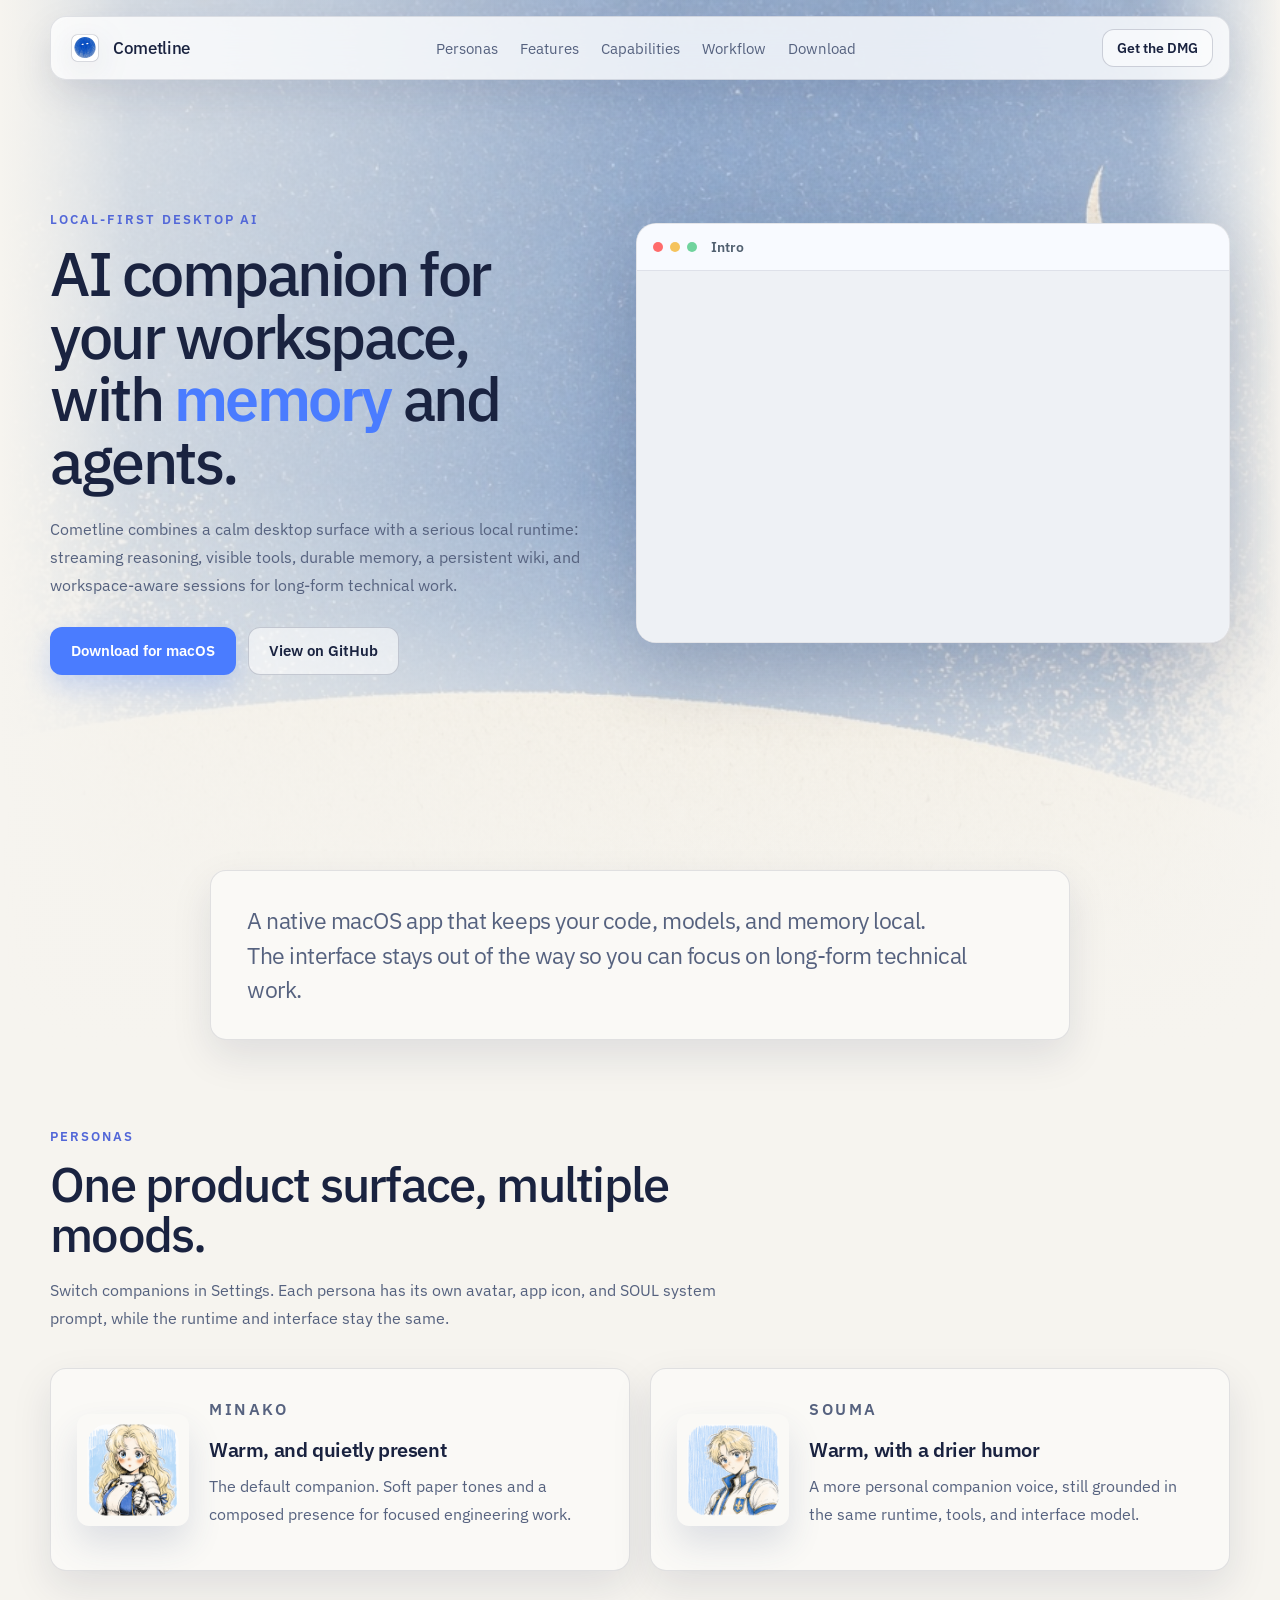
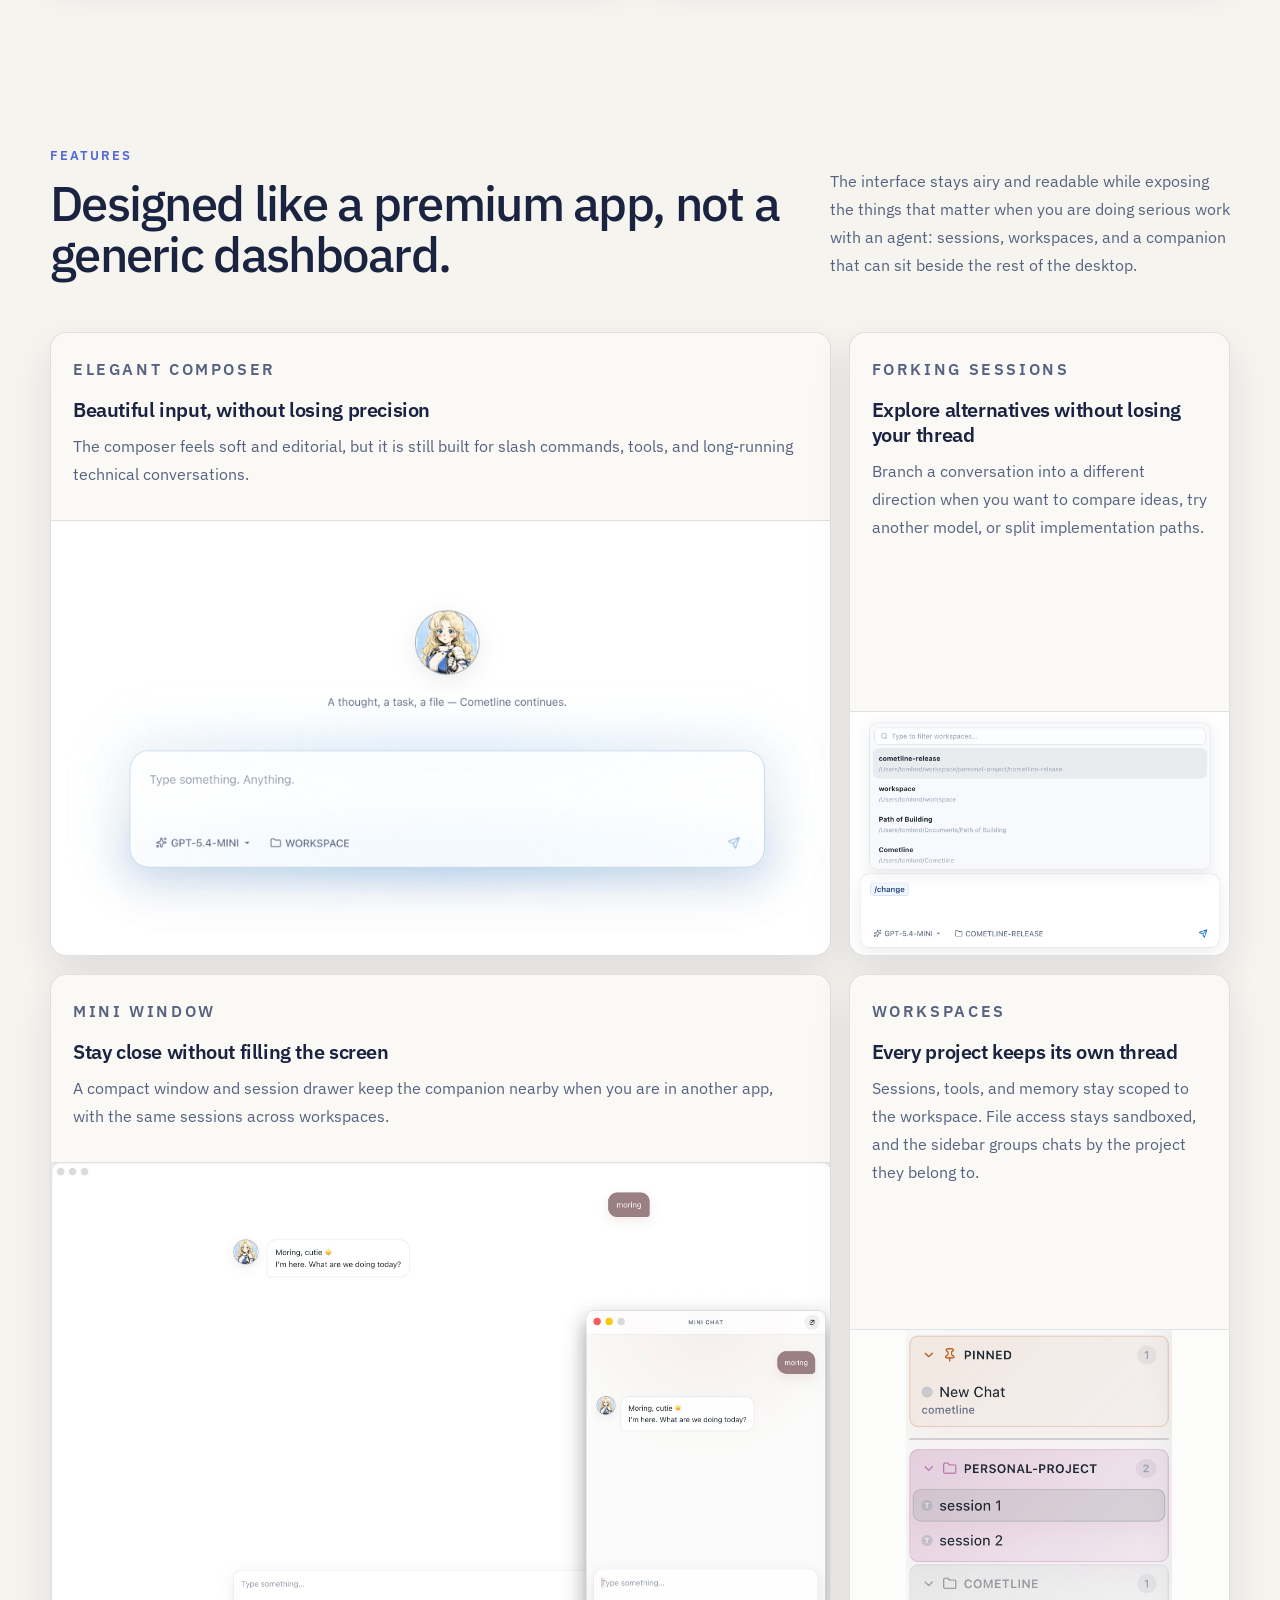
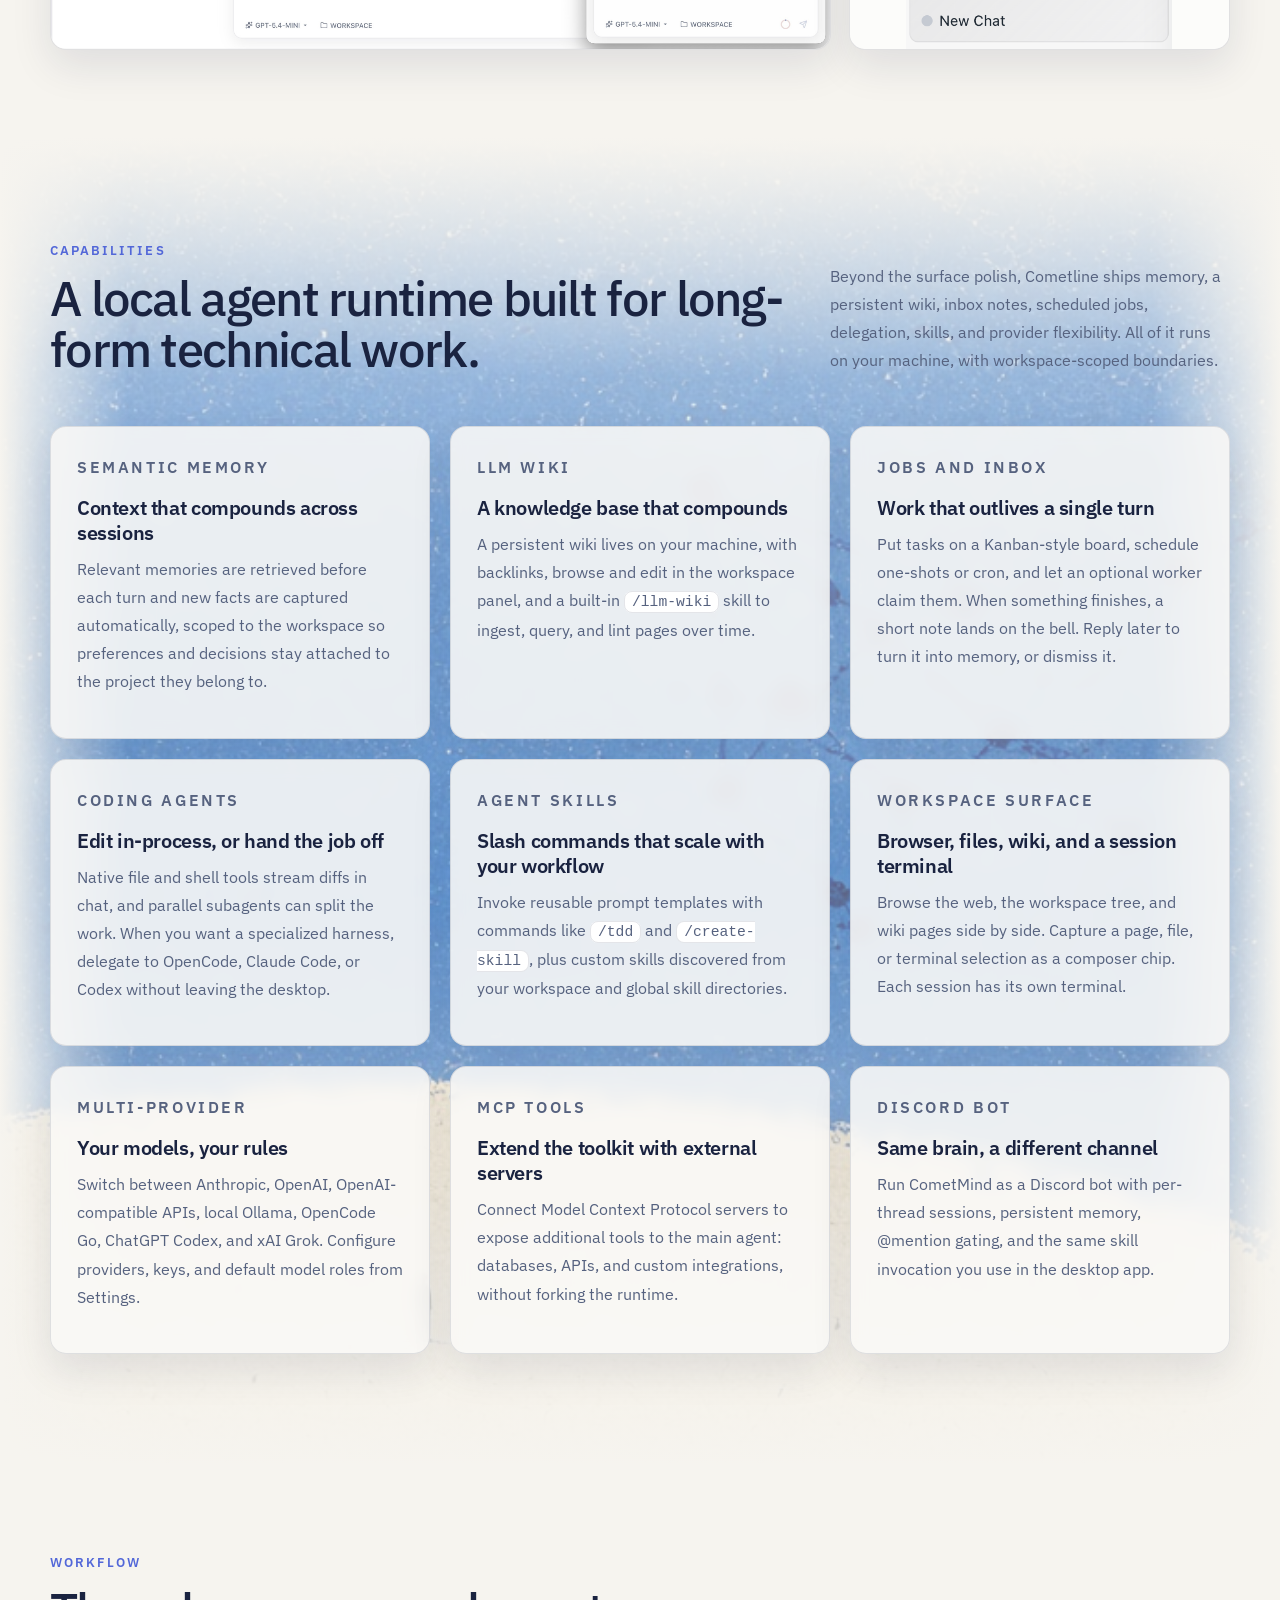
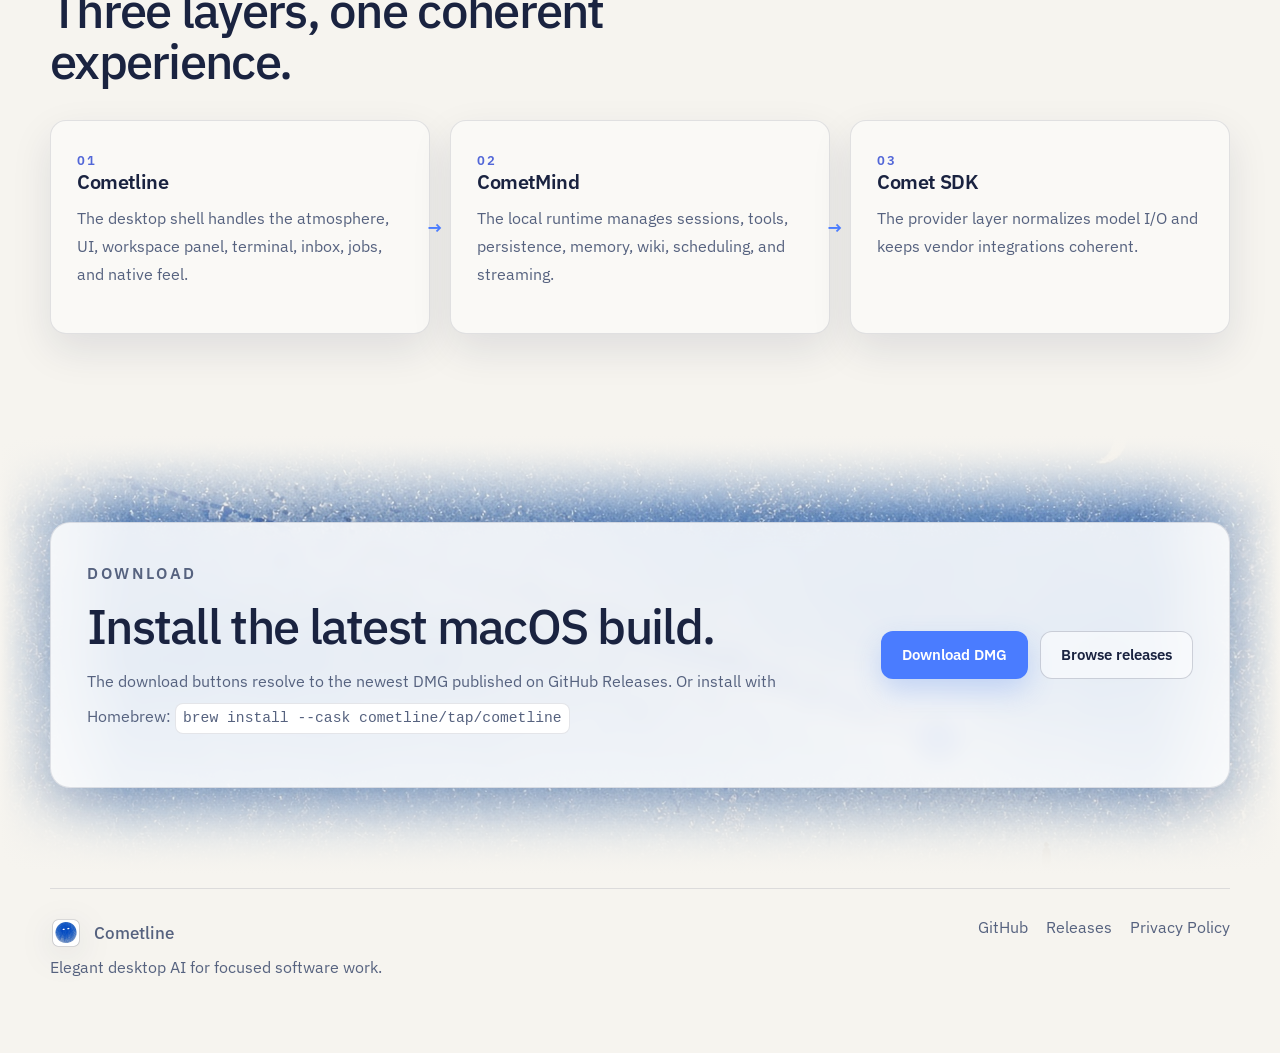
<file: index.html>
<!doctype html>
<html lang="en">
  <head>
    <meta charset="utf-8" />
    <meta name="viewport" content="width=device-width, initial-scale=1" />
    <title>Cometline</title>
    <meta
      name="description"
      content="Cometline is a local-first desktop AI companion with semantic memory, a persistent wiki, inbox notes, scheduled jobs, agent delegation, slash-command skills, multi-provider support, MCP tools, and a native-feeling macOS interface."
    />
    <meta property="og:title" content="Cometline" />
    <meta
      property="og:description"
      content="Elegant desktop AI for focused software work."
    />
    <meta property="og:type" content="website" />
    <meta name="theme-color" content="#f4efe5" />
    <link rel="icon" type="image/png" href="./static/app_icon.png" />
    <link rel="preconnect" href="https://fonts.googleapis.com" />
    <link rel="preconnect" href="https://fonts.gstatic.com" crossorigin />
    <link
      href="https://fonts.googleapis.com/css2?family=IBM+Plex+Sans:ital,wght@0,400;0,500;0,600;1,400&display=swap"
      rel="stylesheet"
    />
    <link rel="stylesheet" href="./styles.css" />
    <link
      rel="preload"
      as="image"
      href="./static/visual-nebula.jpg"
      media="(min-width: 1081px)"
    />
    <link
      rel="preload"
      as="image"
      href="./static/visual-nebula-portrait.jpg"
      media="(max-width: 1080px)"
    />
  </head>
  <body>
    <div class="hero-atmosphere" aria-hidden="true">
      <picture>
        <source
          media="(max-width: 1080px)"
          srcset="./static/visual-nebula-portrait.jpg"
        />
        <img
          src="./static/visual-nebula.jpg"
          alt=""
          width="1280"
          height="720"
          fetchpriority="high"
        />
      </picture>
    </div>

    <div class="page-shell">
      <header class="site-header">
        <a class="brand" href="#top" aria-label="Cometline home">
          <img class="brand-icon" src="./static/app_icon.png" alt="" />
          <span class="brand-wordmark">Cometline</span>
        </a>

        <nav class="site-nav" aria-label="Primary">
          <a href="#personas">Personas</a>
          <a href="#features">Features</a>
          <a href="#capabilities">Capabilities</a>
          <a href="#workflow">Workflow</a>
          <a href="#download">Download</a>
        </nav>

        <a class="button button-small button-secondary" href="#download">Get the DMG</a>
      </header>

      <main id="top">
        <section class="hero section" aria-labelledby="hero-heading">
          <div class="hero-copy">
            <p class="eyebrow">Local-first desktop AI</p>
            <h1 id="hero-heading">
              AI companion for your workspace, with <em>memory</em> and agents.
            </h1>
            <p class="hero-text">
              Cometline combines a calm desktop surface with a serious local runtime: streaming
              reasoning, visible tools, durable memory, a persistent wiki, and workspace-aware
              sessions for long-form technical work.
            </p>

            <div class="hero-actions">
              <a
                class="button button-primary"
                id="hero-download-link"
                href="https://github.com/Cometline/cometline/releases/latest"
              >
                Download for macOS
              </a>
              <a class="button button-ghost" href="https://github.com/Cometline/cometline">
                View on GitHub
              </a>
            </div>
          </div>

          <div class="hero-stage">
            <div class="video-shell">
              <div class="window-bar">
                <div class="traffic-lights" aria-hidden="true">
                  <span></span>
                  <span></span>
                  <span></span>
                </div>
                <span class="window-label">Intro</span>
              </div>
              <video
                class="intro-video"
                src="./static/intro.mp4"
                autoplay
                muted
                loop
                playsinline
                preload="metadata"
              ></video>
            </div>
          </div>
        </section>

        <section class="section trust-band" aria-label="Product positioning">
          <p>
            A native macOS app that keeps your code, models, and memory local. The interface stays
            out of the way so you can focus on long-form technical work.
          </p>
        </section>

        <section class="section personas-section" id="personas" aria-labelledby="personas-heading">
          <div class="section-heading">
            <p class="eyebrow">Personas</p>
            <h2 id="personas-heading">One product surface, multiple moods.</h2>
            <p class="section-text">
              Switch companions in Settings. Each persona has its own avatar, app icon, and SOUL
              system prompt, while the runtime and interface stay the same.
            </p>
          </div>

          <div class="persona-grid">
            <article class="persona-card persona-card-main">
              <img src="./static/persona_minako.png" alt="Minako, the default Cometline persona" />
              <div>
                <p class="persona-label">Minako</p>
                <h3>Warm, and quietly present</h3>
                <p>
                  The default companion. Soft paper tones and a composed presence for focused
                  engineering work.
                </p>
              </div>
            </article>

            <article class="persona-card persona-card-alt">
              <img src="./static/persona_souma.png" alt="Souma, an alternative Cometline persona" />
              <div>
                <p class="persona-label">Souma</p>
                <h3>Warm, with a drier humor</h3>
                <p>
                  A more personal companion voice, still grounded in the same runtime, tools, and
                  interface model.
                </p>
              </div>
            </article>
          </div>
        </section>

        <section class="section" id="features" aria-labelledby="features-heading">
          <div class="section-heading split-heading">
            <div>
              <p class="eyebrow">Features</p>
              <h2 id="features-heading">Designed like a premium app, not a generic dashboard.</h2>
            </div>
            <p class="section-text">
              The interface stays airy and readable while exposing the things that matter when you
              are doing serious work with an agent: sessions, workspaces, and a companion that can
              sit beside the rest of the desktop.
            </p>
          </div>

          <div class="showcase-grid">
            <article class="showcase-card showcase-card-large">
              <div class="showcase-copy">
                <p class="showcase-kicker">Elegant composer</p>
                <h3>Beautiful input, without losing precision</h3>
                <p>
                  The composer feels soft and editorial, but it is still built for slash commands,
                  tools, and long-running technical conversations.
                </p>
              </div>
              <img src="./static/elegant-composer.png" alt="Cometline elegant composer interface" />
            </article>

            <article class="showcase-card showcase-card-side">
              <div class="showcase-copy">
                <p class="showcase-kicker">Forking sessions</p>
                <h3>Explore alternatives without losing your thread</h3>
                <p>
                  Branch a conversation into a different direction when you want to compare ideas,
                  try another model, or split implementation paths.
                </p>
              </div>
              <img src="./static/fork-session.png" alt="Cometline fork session interface" />
            </article>

            <article class="showcase-card showcase-card-large-b">
              <div class="showcase-copy">
                <p class="showcase-kicker">Mini window</p>
                <h3>Stay close without filling the screen</h3>
                <p>
                  A compact window and session drawer keep the companion nearby when you are in
                  another app, with the same sessions across workspaces.
                </p>
              </div>
              <img src="./static/mini-window.png" alt="Cometline mini window floating over the desktop" />
            </article>

            <article class="showcase-card showcase-card-side-b">
              <div class="showcase-copy">
                <p class="showcase-kicker">Workspaces</p>
                <h3>Every project keeps its own thread</h3>
                <p>
                  Sessions, tools, and memory stay scoped to the workspace. File access stays
                  sandboxed, and the sidebar groups chats by the project they belong to.
                </p>
              </div>
              <img
                class="compact-image"
                src="./static/group-by-workspace.png"
                alt="Cometline sidebar grouped by workspace"
              />
            </article>
          </div>
        </section>

        <section class="section capabilities-section has-visual" id="capabilities" aria-labelledby="capabilities-heading">
          <div class="section-visual" aria-hidden="true">
            <picture>
              <source
                media="(max-width: 1080px)"
                srcset="./static/visual-constellation-portrait.jpg"
              />
              <img
                src="./static/visual-constellation.jpg"
                alt=""
                width="1280"
                height="720"
                loading="lazy"
              />
            </picture>
          </div>
          <div class="section-heading split-heading">
            <div>
              <p class="eyebrow">Capabilities</p>
              <h2 id="capabilities-heading">A local agent runtime built for long-form technical work.</h2>
            </div>
            <p class="section-text">
              Beyond the surface polish, Cometline ships memory, a persistent wiki, inbox notes,
              scheduled jobs, delegation, skills, and provider flexibility. All of it runs on your
              machine, with workspace-scoped boundaries.
            </p>
          </div>

          <div class="capability-grid">
            <article class="capability-card">
              <p class="showcase-kicker">Semantic memory</p>
              <h3>Context that compounds across sessions</h3>
              <p>
                Relevant memories are retrieved before each turn and new facts are captured
                automatically, scoped to the workspace so preferences and decisions stay attached
                to the project they belong to.
              </p>
            </article>

            <article class="capability-card">
              <p class="showcase-kicker">LLM wiki</p>
              <h3>A knowledge base that compounds</h3>
              <p>
                A persistent wiki lives on your machine, with backlinks, browse and edit in the
                workspace panel, and a built-in <code>/llm-wiki</code> skill to ingest, query, and
                lint pages over time.
              </p>
            </article>

            <article class="capability-card">
              <p class="showcase-kicker">Jobs and inbox</p>
              <h3>Work that outlives a single turn</h3>
              <p>
                Put tasks on a Kanban-style board, schedule one-shots or cron, and let an optional
                worker claim them. When something finishes, a short note lands on the bell. Reply
                later to turn it into memory, or dismiss it.
              </p>
            </article>

            <article class="capability-card">
              <p class="showcase-kicker">Coding agents</p>
              <h3>Edit in-process, or hand the job off</h3>
              <p>
                Native file and shell tools stream diffs in chat, and parallel subagents can split
                the work. When you want a specialized harness, delegate to OpenCode, Claude Code,
                or Codex without leaving the desktop.
              </p>
            </article>

            <article class="capability-card">
              <p class="showcase-kicker">Agent Skills</p>
              <h3>Slash commands that scale with your workflow</h3>
              <p>
                Invoke reusable prompt templates with commands like <code>/tdd</code> and
                <code>/create-skill</code>, plus custom skills discovered from your workspace and
                global skill directories.
              </p>
            </article>

            <article class="capability-card">
              <p class="showcase-kicker">Workspace surface</p>
              <h3>Browser, files, wiki, and a session terminal</h3>
              <p>
                Browse the web, the workspace tree, and wiki pages side by side. Capture a page,
                file, or terminal selection as a composer chip. Each session has its own terminal.
              </p>
            </article>

            <article class="capability-card">
              <p class="showcase-kicker">Multi-provider</p>
              <h3>Your models, your rules</h3>
              <p>
                Switch between Anthropic, OpenAI, OpenAI-compatible APIs, local Ollama, OpenCode
                Go, ChatGPT Codex, and xAI Grok. Configure providers, keys, and default model
                roles from Settings.
              </p>
            </article>

            <article class="capability-card">
              <p class="showcase-kicker">MCP tools</p>
              <h3>Extend the toolkit with external servers</h3>
              <p>
                Connect Model Context Protocol servers to expose additional tools to the main agent:
                databases, APIs, and custom integrations, without forking the runtime.
              </p>
            </article>

            <article class="capability-card">
              <p class="showcase-kicker">Discord bot</p>
              <h3>Same brain, a different channel</h3>
              <p>
                Run CometMind as a Discord bot with per-thread sessions, persistent memory,
                @mention gating, and the same skill invocation you use in the desktop app.
              </p>
            </article>
          </div>
        </section>

        <section class="section workflow-section" id="workflow" aria-labelledby="workflow-heading">
          <div class="section-heading">
            <p class="eyebrow">Workflow</p>
            <h2 id="workflow-heading">Three layers, one coherent experience.</h2>
          </div>

          <div class="workflow-rail">
            <article class="workflow-card">
              <span class="workflow-index">01</span>
              <h3>Cometline</h3>
              <p>
                The desktop shell handles the atmosphere, UI, workspace panel, terminal, inbox,
                jobs, and native feel.
              </p>
            </article>

            <article class="workflow-card">
              <span class="workflow-index">02</span>
              <h3>CometMind</h3>
              <p>
                The local runtime manages sessions, tools, persistence, memory, wiki, scheduling,
                and streaming.
              </p>
            </article>

            <article class="workflow-card">
              <span class="workflow-index">03</span>
              <h3>Comet SDK</h3>
              <p>The provider layer normalizes model I/O and keeps vendor integrations coherent.</p>
            </article>
          </div>
        </section>

        <div class="closing-band has-visual">
          <div class="section-visual" aria-hidden="true">
            <picture>
              <source
                media="(max-width: 1080px)"
                srcset="./static/visual-comet-portrait.jpg"
              />
              <img
                src="./static/visual-comet.jpg"
                alt=""
                width="1280"
                height="720"
                loading="lazy"
              />
            </picture>
          </div>

        <section class="section download-section" id="download" aria-labelledby="download-heading">
          <div class="download-panel">
            <div class="download-copy">
              <p class="eyebrow">Download</p>
              <h2 id="download-heading">Install the latest macOS build.</h2>
              <p>
                The download buttons resolve to the newest DMG published on GitHub Releases. Or
                install with Homebrew:
                <code>brew install --cask cometline/tap/cometline</code>
              </p>
            </div>

            <div class="download-actions-panel">
              <a
                class="button button-primary"
                id="download-link"
                href="https://github.com/Cometline/cometline/releases/latest"
              >
                Download DMG
              </a>
              <a class="button button-ghost" href="https://github.com/Cometline/cometline/releases">
                Browse releases
              </a>
            </div>
          </div>
        </section>
        </div>
      </main>

      <footer class="site-footer">
        <div>
          <div class="footer-brand">
            <img class="brand-icon" src="./static/app_icon.png" alt="" />
            <span class="brand-wordmark">Cometline</span>
          </div>
          <p>Elegant desktop AI for focused software work.</p>
        </div>

        <div class="footer-links">
          <a href="https://github.com/Cometline/cometline">GitHub</a>
          <a href="https://github.com/Cometline/cometline/releases">Releases</a>
          <a href="/privacy">Privacy Policy</a>
        </div>
      </footer>
    </div>
  </body>
</html>
</file>
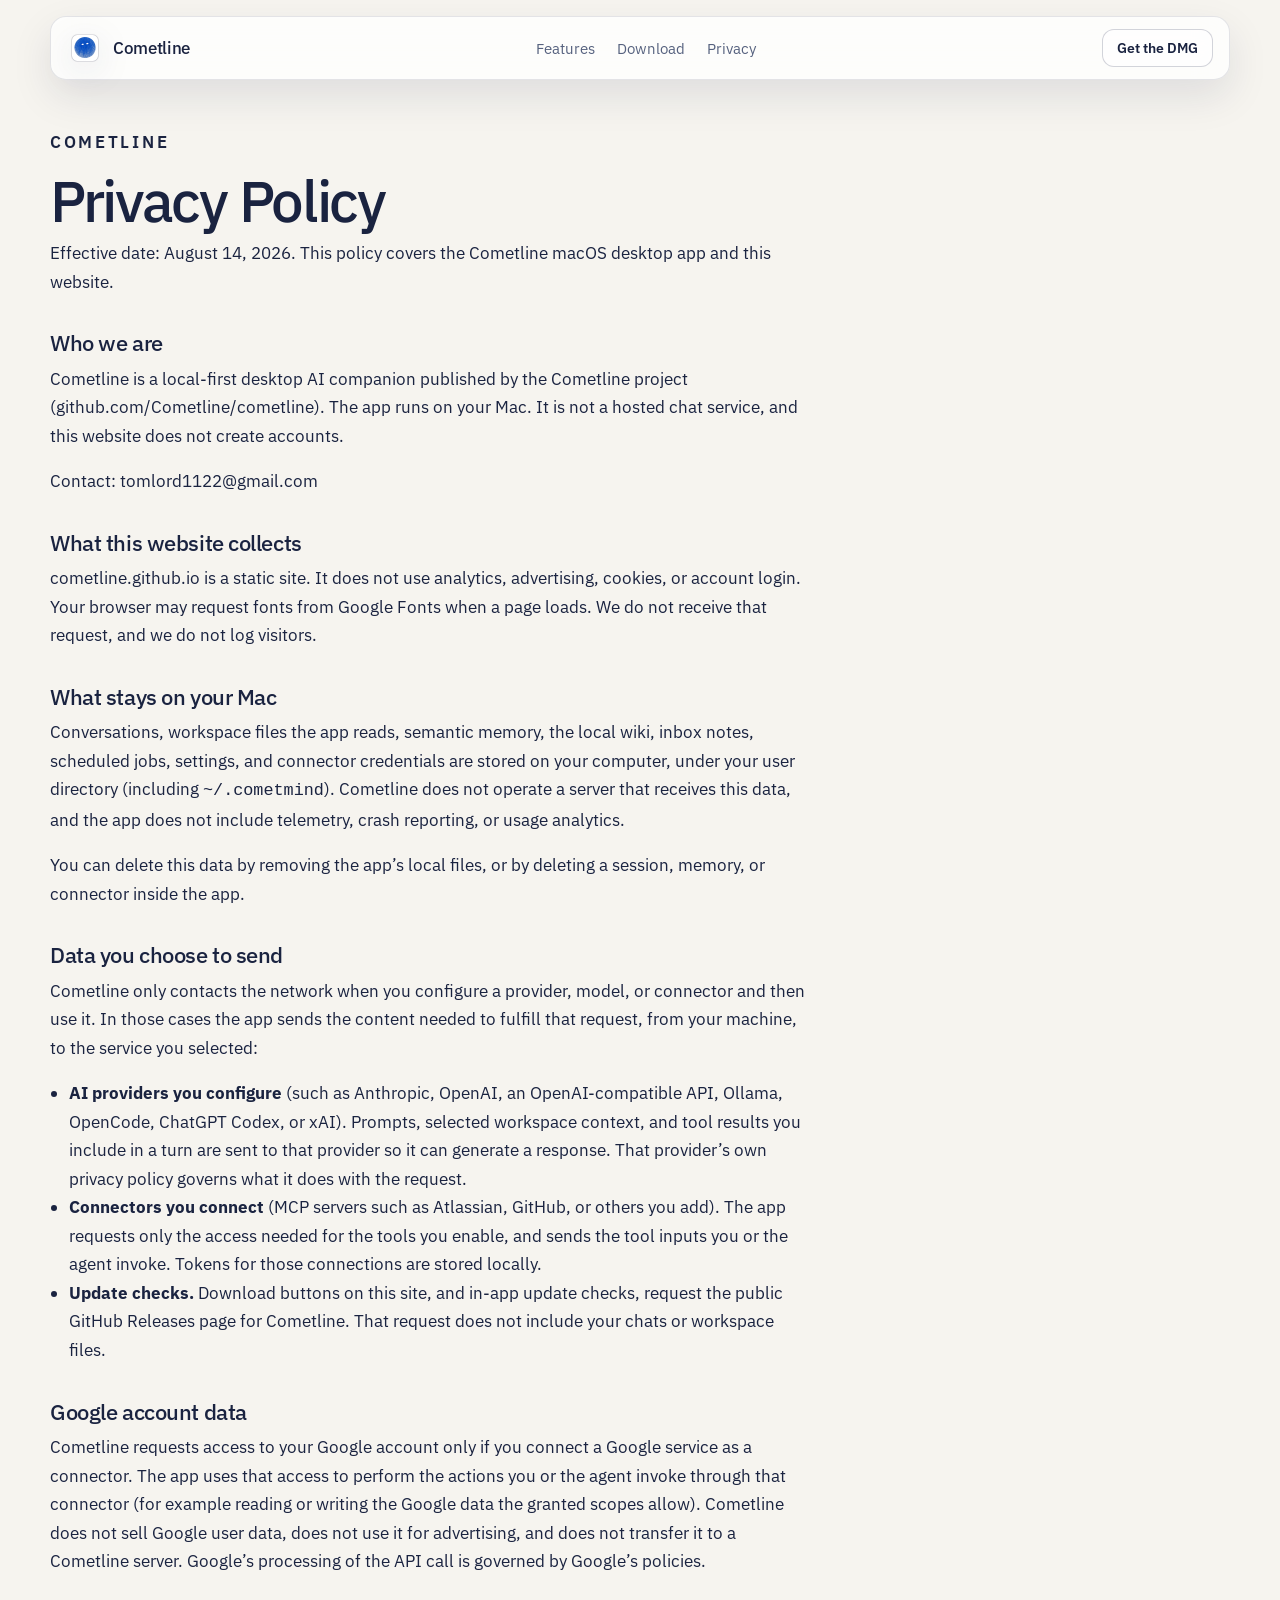
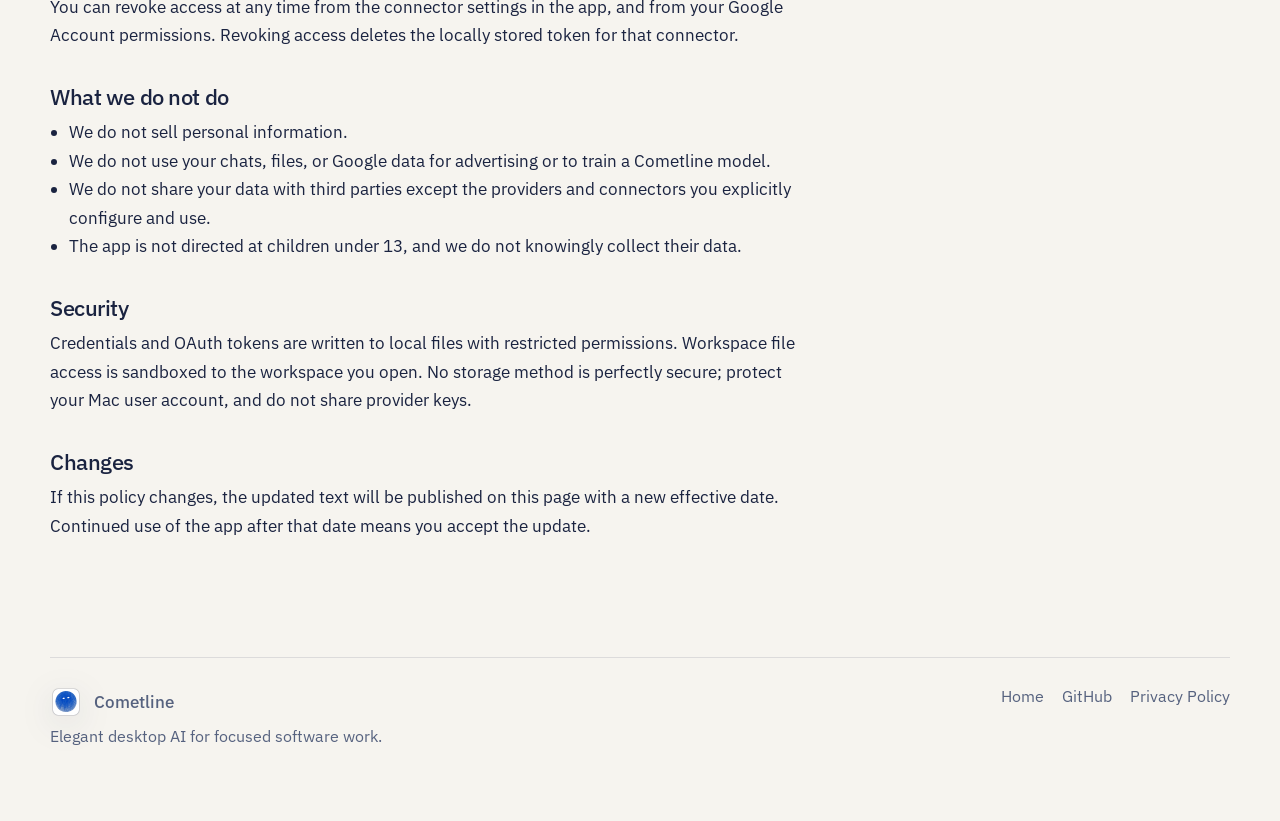
<file: privacy/index.html>
<!doctype html>
<html lang="en">
  <head>
    <meta charset="utf-8" />
    <meta name="viewport" content="width=device-width, initial-scale=1" />
    <title>Privacy Policy · Cometline</title>
    <meta
      name="description"
      content="Privacy policy for the Cometline desktop app: what stays on your Mac, what is sent to AI providers and connectors you choose, and what Google account data is used for."
    />
    <meta name="theme-color" content="#f4efe5" />
    <link rel="icon" type="image/png" href="../static/app_icon.png" />
    <link rel="preconnect" href="https://fonts.googleapis.com" />
    <link rel="preconnect" href="https://fonts.gstatic.com" crossorigin />
    <link
      href="https://fonts.googleapis.com/css2?family=IBM+Plex+Sans:ital,wght@0,400;0,500;0,600;1,400&display=swap"
      rel="stylesheet"
    />
    <link rel="stylesheet" href="../styles.css" />
  </head>
  <body>
    <div class="page-shell">
      <header class="site-header">
        <a class="brand" href="/">
          <img class="brand-icon" src="../static/app_icon.png" alt="" />
          <span class="brand-wordmark">Cometline</span>
        </a>
        <nav class="site-nav" aria-label="Primary">
          <a href="/#features">Features</a>
          <a href="/#download">Download</a>
          <a href="/privacy">Privacy</a>
        </nav>
        <a class="button button-small button-secondary" href="/#download">Get the DMG</a>
      </header>

      <main class="policy-page">
        <p class="eyebrow">Cometline</p>
        <h1>Privacy Policy</h1>
        <p class="policy-meta">Effective date: August 14, 2026. This policy covers the Cometline macOS desktop app and this website.</p>

        <h2>Who we are</h2>
        <p>
          Cometline is a local-first desktop AI companion published by the Cometline project
          (<a href="https://github.com/Cometline/cometline">github.com/Cometline/cometline</a>).
          The app runs on your Mac. It is not a hosted chat service, and this website does not
          create accounts.
        </p>
        <p>
          Contact: <a href="mailto:tomlord1122@gmail.com">tomlord1122@gmail.com</a>
        </p>

        <h2>What this website collects</h2>
        <p>
          cometline.github.io is a static site. It does not use analytics, advertising, cookies,
          or account login. Your browser may request fonts from Google Fonts when a page loads.
          We do not receive that request, and we do not log visitors.
        </p>

        <h2>What stays on your Mac</h2>
        <p>
          Conversations, workspace files the app reads, semantic memory, the local wiki, inbox
          notes, scheduled jobs, settings, and connector credentials are stored on your computer,
          under your user directory (including <code>~/.cometmind</code>). Cometline does not
          operate a server that receives this data, and the app does not include telemetry,
          crash reporting, or usage analytics.
        </p>
        <p>You can delete this data by removing the app’s local files, or by deleting a session, memory, or connector inside the app.</p>

        <h2>Data you choose to send</h2>
        <p>
          Cometline only contacts the network when you configure a provider, model, or connector
          and then use it. In those cases the app sends the content needed to fulfill that
          request, from your machine, to the service you selected:
        </p>
        <ul>
          <li>
            <strong>AI providers you configure</strong> (such as Anthropic, OpenAI, an
            OpenAI-compatible API, Ollama, OpenCode, ChatGPT Codex, or xAI). Prompts, selected
            workspace context, and tool results you include in a turn are sent to that
            provider so it can generate a response. That provider’s own privacy policy governs
            what it does with the request.
          </li>
          <li>
            <strong>Connectors you connect</strong> (MCP servers such as Atlassian, GitHub, or
            others you add). The app requests only the access needed for the tools you enable,
            and sends the tool inputs you or the agent invoke. Tokens for those connections are
            stored locally.
          </li>
          <li>
            <strong>Update checks.</strong> Download buttons on this site, and in-app update
            checks, request the public GitHub Releases page for Cometline. That request does
            not include your chats or workspace files.
          </li>
        </ul>

        <h2>Google account data</h2>
        <p>
          Cometline requests access to your Google account only if you connect a Google service
          as a connector. The app uses that access to perform the actions you or the agent
          invoke through that connector (for example reading or writing the Google data the
          granted scopes allow). Cometline does not sell Google user data, does not use it for
          advertising, and does not transfer it to a Cometline server. Google’s processing of
          the API call is governed by Google’s policies.
        </p>
        <p>
          You can revoke access at any time from the connector settings in the app, and from
          <a href="https://myaccount.google.com/permissions">your Google Account permissions</a>.
          Revoking access deletes the locally stored token for that connector.
        </p>

        <h2>What we do not do</h2>
        <ul>
          <li>We do not sell personal information.</li>
          <li>We do not use your chats, files, or Google data for advertising or to train a Cometline model.</li>
          <li>We do not share your data with third parties except the providers and connectors you explicitly configure and use.</li>
          <li>The app is not directed at children under 13, and we do not knowingly collect their data.</li>
        </ul>

        <h2>Security</h2>
        <p>
          Credentials and OAuth tokens are written to local files with restricted permissions.
          Workspace file access is sandboxed to the workspace you open. No storage method is
          perfectly secure; protect your Mac user account, and do not share provider keys.
        </p>

        <h2>Changes</h2>
        <p>
          If this policy changes, the updated text will be published on this page with a new
          effective date. Continued use of the app after that date means you accept the update.
        </p>
      </main>

      <footer class="site-footer">
        <div>
          <div class="footer-brand">
            <img class="brand-icon" src="../static/app_icon.png" alt="" />
            <span class="brand-wordmark">Cometline</span>
          </div>
          <p>Elegant desktop AI for focused software work.</p>
        </div>
        <div class="footer-links">
          <a href="/">Home</a>
          <a href="https://github.com/Cometline/cometline">GitHub</a>
          <a href="/privacy">Privacy Policy</a>
        </div>
      </footer>
    </div>
  </body>
</html>
</file>
<file: styles.css>
:root {
  --bg: #f6f4ef;
  --bg-deep: #edeae3;
  --surface: #faf9f6;
  --surface-strong: #ffffff;
  --surface-dark: rgba(25, 31, 52, 0.82);
  --ink: #1a2340;
  --muted: #56627f;
  --line: rgba(33, 42, 74, 0.12);
  --line-strong: rgba(33, 42, 74, 0.2);
  --blue: #4a7cff;
  --shadow-soft: 0 16px 40px rgba(24, 33, 68, 0.1);
  --shadow-strong: 0 28px 80px rgba(24, 33, 68, 0.18);
  --radius-xl: 20px;
  --radius-lg: 16px;
  --radius-md: 12px;
  --border-xs: 1px solid var(--line);
  --max-width: 1180px;
  --font-sans: "IBM Plex Sans", -apple-system, BlinkMacSystemFont, "Segoe UI", sans-serif;
}

* {
  box-sizing: border-box;
}

html {
  scroll-behavior: smooth;
}

body {
  position: relative;
  margin: 0;
  color: var(--ink);
  font-family: var(--font-sans);
  background: var(--bg);
  -webkit-font-smoothing: antialiased;
  text-rendering: optimizeLegibility;
  overflow-x: hidden;
}

.hero-atmosphere,
.section-visual {
  pointer-events: none;
  overflow: hidden;
}

.hero-atmosphere {
  position: absolute;
  top: 0;
  left: 0;
  right: 0;
  height: min(118vh, 1100px);
  z-index: 0;
}

.hero-atmosphere picture,
.section-visual picture,
.hero-atmosphere img,
.section-visual img {
  display: block;
  width: 100%;
  height: 100%;
}

.hero-atmosphere img,
.section-visual img {
  object-fit: cover;
}

.hero-atmosphere img {
  object-position: 58% 38%;
  opacity: 0.56;
  -webkit-mask-image:
    linear-gradient(to right, transparent 0%, #000 10%, #000 90%, transparent 100%),
    linear-gradient(to bottom, #000 0%, #000 58%, transparent 100%);
  mask-image:
    linear-gradient(to right, transparent 0%, #000 10%, #000 90%, transparent 100%),
    linear-gradient(to bottom, #000 0%, #000 58%, transparent 100%);
  -webkit-mask-composite: source-in;
  mask-composite: intersect;
}

.hero-atmosphere::after {
  content: "";
  position: absolute;
  inset: 0;
  background:
    linear-gradient(
      90deg,
      rgba(246, 244, 239, 0.82) 0%,
      rgba(246, 244, 239, 0.5) 28%,
      rgba(246, 244, 239, 0.14) 52%,
      rgba(246, 244, 239, 0.12) 72%,
      rgba(246, 244, 239, 0.36) 100%
    ),
    linear-gradient(
      180deg,
      rgba(246, 244, 239, 0.12) 0%,
      rgba(246, 244, 239, 0.06) 46%,
      var(--bg) 100%
    );
}

.has-visual {
  position: relative;
}

.section-visual {
  position: absolute;
  top: 0;
  bottom: 0;
  left: calc(50% - 50vw);
  width: 100vw;
  z-index: 0;
}

.section-visual img {
  object-position: center 38%;
  -webkit-mask-image:
    linear-gradient(to right, transparent 0%, #000 10%, #000 90%, transparent 100%),
    linear-gradient(to bottom, transparent 0%, #000 18%, #000 78%, transparent 100%);
  mask-image:
    linear-gradient(to right, transparent 0%, #000 10%, #000 90%, transparent 100%),
    linear-gradient(to bottom, transparent 0%, #000 18%, #000 78%, transparent 100%);
  -webkit-mask-composite: source-in;
  mask-composite: intersect;
}

.section-visual::after {
  content: "";
  position: absolute;
  inset: 0;
}

.has-visual > *:not(.section-visual) {
  position: relative;
  z-index: 1;
}

.capabilities-section.has-visual {
  padding-top: 104px;
  padding-bottom: 112px;
}

.capabilities-section .section-visual img {
  object-position: 70% 28%;
}

.capabilities-section .section-visual::after {
  background:
    linear-gradient(
      180deg,
      rgba(246, 244, 239, 0.78) 0%,
      rgba(246, 244, 239, 0.48) 30%,
      rgba(246, 244, 239, 0.4) 58%,
      rgba(246, 244, 239, 0.74) 100%
    );
}

.closing-band {
  position: relative;
  margin-top: 12px;
}

.closing-band .section-visual img {
  object-position: 78% 46%;
}

.closing-band .section-visual::after {
  background:
    linear-gradient(
      180deg,
      var(--bg) 0%,
      rgba(246, 244, 239, 0.28) 20%,
      rgba(246, 244, 239, 0.16) 50%,
      rgba(246, 244, 239, 0.48) 78%,
      var(--bg) 100%
    );
}

a {
  color: inherit;
  text-decoration: none;
}

img,
video {
  display: block;
  max-width: 100%;
}

.page-shell {
  position: relative;
  z-index: 1;
  width: min(calc(100% - 40px), var(--max-width));
  margin: 0 auto;
  padding-top: 16px;
}

.site-header {
  position: sticky;
  top: 16px;
  z-index: 20;
  display: flex;
  align-items: center;
  justify-content: space-between;
  gap: 20px;
  margin-top: 0;
  padding: 12px 16px 12px 18px;
  border: 1px solid var(--line);
  border-radius: var(--radius-lg);
  background: rgba(255, 255, 255, 0.78);
  box-shadow: var(--shadow-soft);
  backdrop-filter: saturate(1.15) blur(16px);
  -webkit-backdrop-filter: saturate(1.15) blur(16px);
}

.brand,
.footer-brand {
  display: inline-flex;
  align-items: center;
  gap: 12px;
}

.brand {
  font-weight: 600;
  letter-spacing: -0.02em;
}

.border-xs {
  border: var(--border-xs);
}

.brand-icon {
  width: 32px;
  height: 32px;
  filter:
    drop-shadow(1px 0 0 var(--line))
    drop-shadow(-1px 0 0 var(--line))
    drop-shadow(0 1px 0 var(--line))
    drop-shadow(0 -1px 0 var(--line))
    drop-shadow(0 8px 16px rgba(24, 33, 68, 0.1));
}

.brand-wordmark {
  font-size: 1.05rem;
  font-weight: 500;
}

.site-nav {
  display: inline-flex;
  gap: 22px;
  color: var(--muted);
  font-size: 0.92rem;
}

.site-nav a:hover,
.footer-links a:hover {
  color: var(--ink);
}

.section {
  padding: 88px 0;
}

.hero {
  display: grid;
  grid-template-columns: minmax(0, 0.95fr) minmax(0, 1.05fr);
  align-items: center;
  gap: 48px;
  min-height: calc(100vh - 110px);
  padding-top: 24px;
}

.hero-copy {
  position: relative;
}

.eyebrow,
.persona-label,
.showcase-kicker,
.workflow-index,
.capability-index {
  margin: 0 0 14px;
  color: #5267d8;
  font-size: 0.8rem;
  font-weight: 600;
  letter-spacing: 0.16em;
  text-transform: uppercase;
}

h1,
h2,
h3,
p,
blockquote {
  margin-top: 0;
}

h1,
h2 {
  font-weight: 500;
}

h1 {
  margin-bottom: 22px;
  font-size: clamp(2.6rem, 4.8vw, 4.4rem);
  line-height: 1.02;
  letter-spacing: -0.04em;
}

h1 em {
  font-style: normal;
  font-weight: 600;
  color: var(--blue);
}

h2 {
  margin-bottom: 16px;
  font-size: clamp(2rem, 3.8vw, 3.2rem);
  line-height: 1.04;
  letter-spacing: -0.035em;
}

h3 {
  margin-bottom: 10px;
  font-size: 1.22rem;
  font-weight: 600;
  letter-spacing: -0.02em;
}

.hero-text,
.section-text,
.trust-band p,
.persona-card p,
.showcase-copy p,
.capability-card p,
.workflow-card p,
.download-copy p,
.site-footer p,
.floating-card span {
  color: var(--muted);
  font-size: 1.02rem;
  line-height: 1.72;
}

.capability-card code,
.download-copy code {
  padding: 2px 7px;
  border: 1px solid var(--line);
  border-radius: 8px;
  background: var(--surface-strong);
  color: var(--muted);
  font-family: "SF Mono", ui-monospace, Menlo, Monaco, Consolas, monospace;
  font-size: 0.9em;
}

.download-copy code {
  display: inline-block;
  margin-top: 8px;
}

.hero-actions,
.download-actions-panel {
  display: flex;
  flex-wrap: wrap;
  gap: 12px;
}

.hero-actions {
  margin-top: 28px;
}

.button {
  display: inline-flex;
  align-items: center;
  justify-content: center;
  min-height: 48px;
  padding: 0 20px;
  border: 1px solid transparent;
  border-radius: var(--radius-md);
  font-size: 0.94rem;
  font-weight: 600;
  transition:
    transform 180ms ease,
    box-shadow 180ms ease,
    background-color 180ms ease,
    border-color 180ms ease;
}

.button:hover {
  transform: translateY(-1px);
}

.button-primary {
  color: #fff;
  background: var(--blue);
  box-shadow: 0 12px 28px rgba(63, 121, 244, 0.24);
}

.button-primary:hover {
  box-shadow: 0 22px 44px rgba(63, 121, 244, 0.34);
}

.button-secondary,
.button-ghost {
  border-color: var(--line-strong);
  background: rgba(255, 255, 255, 0.56);
}

.button-small {
  min-height: 38px;
  padding: 0 14px;
  font-size: 0.88rem;
}

.hero-stage {
  position: relative;
  padding: 20px 0 40px;
}

.video-shell,
.persona-card,
.showcase-card,
.capability-card,
.workflow-card,
.trust-band,
.download-panel,
.manifesto-section blockquote,
.floating-card {
  border: 1px solid var(--line);
  background: var(--surface);
  box-shadow: var(--shadow-soft);
}

.video-shell {
  overflow: hidden;
  border-radius: var(--radius-xl);
  background: var(--surface-strong);
  box-shadow: var(--shadow-strong);
}

.window-bar {
  display: flex;
  align-items: center;
  gap: 14px;
  padding: 14px 16px;
  border-bottom: 1px solid var(--line);
  background: rgba(247, 249, 255, 0.8);
}

.window-label {
  color: #516070;
  font-size: 0.88rem;
  font-weight: 600;
}

.traffic-lights {
  display: inline-flex;
  gap: 7px;
}

.traffic-lights span {
  width: 10px;
  height: 10px;
  border-radius: 50%;
}

.traffic-lights span:first-child {
  background: #ff6b6b;
}

.traffic-lights span:nth-child(2) {
  background: #f5c35d;
}

.traffic-lights span:nth-child(3) {
  background: #70d39d;
}

.intro-video {
  width: 100%;
  aspect-ratio: 16 / 10;
  object-fit: cover;
  background: #eef1f5;
}

.floating-card {
  position: absolute;
  display: flex;
  align-items: center;
  gap: 12px;
  max-width: 230px;
  padding: 11px 12px;
  border-radius: var(--radius-md);
}

.floating-card img {
  width: 44px;
  height: 44px;
  border-radius: 12px;
  flex: 0 0 auto;
}

.floating-card strong {
  display: block;
  margin-bottom: 3px;
  font-size: 0.88rem;
}

.floating-card span {
  font-size: 0.9rem;
  line-height: 1.5;
}

.floating-card-left {
  left: -56px;
  bottom: 48px;
}

.floating-card-right {
  top: 28px;
  right: -48px;
}

.trust-band {
  width: min(100%, 860px);
  margin-inline: auto;
  padding: 32px 36px;
  border-radius: var(--radius-lg);
  background: var(--surface);
}

.trust-band p {
  max-width: 720px;
  margin: 0;
  color: var(--muted);
  font-size: clamp(1.15rem, 1.8vw, 1.45rem);
  line-height: 1.5;
  letter-spacing: -0.02em;
}

.section-heading {
  max-width: 720px;
}

.split-heading {
  display: grid;
  grid-template-columns: minmax(0, 1fr) minmax(260px, 400px);
  gap: 28px;
  align-items: end;
  max-width: none;
}

.persona-grid,
.capability-grid,
.workflow-rail {
  display: grid;
  gap: 20px;
}

.persona-grid {
  grid-template-columns: repeat(2, minmax(0, 1fr));
  margin-top: 36px;
}

.persona-card {
  display: grid;
  grid-template-columns: 112px minmax(0, 1fr);
  gap: 20px;
  align-items: center;
  padding: 26px;
  border-radius: var(--radius-lg);
}

.persona-card img {
  width: 112px;
  height: 112px;
  border-radius: var(--radius-md);
  box-shadow: 0 18px 34px rgba(49, 74, 122, 0.14);
}

.persona-card-main,
.persona-card-alt {
  background: var(--surface);
}

.showcase-grid {
  display: grid;
  grid-template-columns: repeat(6, minmax(0, 1fr));
  gap: 18px;
  margin-top: 36px;
}

.showcase-card {
  overflow: hidden;
  border-radius: var(--radius-lg);
  display: flex;
  flex-direction: column;
}

.showcase-card img,
.showcase-card video {
  width: 100%;
  margin-top: auto;
  border-top: 1px solid var(--line);
}

.showcase-video {
  aspect-ratio: 16 / 10;
  object-fit: cover;
  background: #eef1f5;
}

.showcase-card-large {
  grid-column: 1 / 5;
  grid-row: 1;
}

.showcase-card-side {
  grid-column: 5 / 7;
  grid-row: 1;
}

.showcase-card-large-b {
  grid-column: 1 / 5;
  grid-row: 2;
}

.showcase-card-side-b {
  grid-column: 5 / 7;
  grid-row: 2;
}

.showcase-copy {
  padding: 22px 22px 16px;
}

.compact-image {
  max-height: 320px;
  object-fit: contain;
  background: rgba(255, 255, 255, 0.5);
}

.capability-grid {
  grid-template-columns: repeat(3, minmax(0, 1fr));
  margin-top: 36px;
}

.capability-card {
  padding: 26px;
  border-radius: var(--radius-lg);
  background: rgba(250, 249, 246, 0.88);
  backdrop-filter: blur(8px);
  -webkit-backdrop-filter: blur(8px);
}

.workflow-rail {
  grid-template-columns: repeat(3, minmax(0, 1fr));
  margin-top: 34px;
  position: relative;
}

.workflow-card {
  position: relative;
  padding: 28px 26px;
  border-radius: var(--radius-lg);
}

.workflow-card:not(:last-child)::after {
  content: "→";
  position: absolute;
  top: 50%;
  right: -14px;
  transform: translateY(-50%);
  color: var(--blue);
  font-size: 1.1rem;
  font-weight: 600;
  z-index: 1;
}

.download-panel {
  display: grid;
  grid-template-columns: minmax(0, 1fr) auto;
  gap: 28px;
  align-items: center;
  padding: 36px;
  border-radius: var(--radius-xl);
  background: rgba(255, 255, 255, 0.86);
  backdrop-filter: blur(10px);
  -webkit-backdrop-filter: blur(10px);
}

.download-actions-panel {
  justify-content: flex-end;
}

.site-footer {
  display: flex;
  align-items: flex-start;
  justify-content: space-between;
  gap: 24px;
  padding: 28px 0 56px;
  color: var(--muted);
  border-top: 1px solid var(--line);
  margin-top: 12px;
}

.footer-links {
  display: inline-flex;
  flex-wrap: wrap;
  gap: 18px;
}

.policy-page {
  max-width: 760px;
  padding: 48px 0 88px;
}

.policy-page h1 {
  margin: 12px 0 8px;
  font-size: clamp(2.4rem, 5vw, 3.6rem);
  letter-spacing: -0.04em;
  line-height: 1.05;
}

.policy-meta {
  margin-bottom: 36px;
  color: var(--muted);
}

.policy-page h2 {
  margin: 36px 0 10px;
  font-size: 1.35rem;
  letter-spacing: -0.02em;
}

.policy-page p,
.policy-page li {
  color: var(--ink);
  font-size: 1.05rem;
  line-height: 1.7;
}

.policy-page ul {
  margin: 8px 0 0;
  padding-left: 1.2em;
}

.policy-page a {
  color: inherit;
}

@media (max-width: 1080px) {
  .hero,
  .split-heading,
  .persona-grid,
  .workflow-rail,
  .download-panel,
  .site-footer {
    grid-template-columns: 1fr;
  }

  .showcase-grid {
    grid-template-columns: 1fr;
    grid-template-rows: auto;
  }

  .showcase-card-large,
  .showcase-card-side,
  .showcase-card-large-b,
  .showcase-card-side-b {
    grid-column: auto;
    grid-row: auto;
  }

  .hero {
    min-height: auto;
    padding-top: 32px;
  }

  .hero-atmosphere {
    height: min(150vh, 1180px);
  }

  .hero-atmosphere img {
    object-position: 50% 28%;
    opacity: 0.34;
  }

  .hero-atmosphere::after {
    background:
      linear-gradient(
        180deg,
        rgba(246, 244, 239, 0.82) 0%,
        rgba(246, 244, 239, 0.74) 26%,
        rgba(246, 244, 239, 0.5) 58%,
        var(--bg) 100%
      );
  }

  .hero-copy {
    padding: 8px 4px 18px;
    background: linear-gradient(
      180deg,
      rgba(246, 244, 239, 0) 0%,
      rgba(246, 244, 239, 0.78) 10%,
      rgba(246, 244, 239, 0.86) 72%,
      rgba(246, 244, 239, 0) 100%
    );
  }

  .hero-text {
    color: #3d4863;
  }

  .button-ghost {
    background: rgba(255, 255, 255, 0.92);
  }

  .capabilities-section.has-visual {
    padding-top: 80px;
    padding-bottom: 80px;
  }

  .capabilities-section .section-visual img,
  .closing-band .section-visual img {
    object-position: center 42%;
  }

  .capabilities-section .section-visual::after {
    background:
      linear-gradient(
        180deg,
        rgba(246, 244, 239, 0.9) 0%,
        rgba(246, 244, 239, 0.72) 36%,
        rgba(246, 244, 239, 0.68) 62%,
        rgba(246, 244, 239, 0.88) 100%
      );
  }

  .closing-band .section-visual::after {
    background:
      linear-gradient(
        180deg,
        var(--bg) 0%,
        rgba(246, 244, 239, 0.62) 26%,
        rgba(246, 244, 239, 0.48) 52%,
        rgba(246, 244, 239, 0.7) 78%,
        var(--bg) 100%
      );
  }

  .download-actions-panel {
    justify-content: flex-start;
  }

  .site-footer {
    display: grid;
  }

  .workflow-card:not(:last-child)::after {
    display: none;
  }

  .floating-card-left {
    left: -24px;
    bottom: 24px;
  }

  .floating-card-right {
    top: 20px;
    right: -24px;
  }
}

@media (max-width: 1080px) and (min-width: 721px) {
  .capability-grid {
    grid-template-columns: repeat(2, minmax(0, 1fr));
  }
}

@media (max-width: 720px) {
  .capability-grid {
    grid-template-columns: 1fr;
  }
}

@media (max-width: 820px) {
  .page-shell {
    width: min(calc(100% - 24px), var(--max-width));
  }

  .site-header {
    top: 10px;
    display: grid;
    grid-template-columns: auto minmax(0, 1fr) auto;
    align-items: center;
    gap: 10px;
    padding: 10px 14px;
    border-radius: 22px;
  }

  .brand {
    min-width: 0;
    gap: 10px;
  }

  .brand-wordmark {
    font-size: 0.95rem;
  }

  .site-nav {
    min-width: 0;
    justify-content: flex-start;
    flex-wrap: nowrap;
    gap: 10px;
    font-size: 0.82rem;
  }

  .site-nav a {
    white-space: nowrap;
  }

  .site-header > .button-small {
    width: auto;
    min-height: 36px;
    padding: 0 11px;
    font-size: 0.82rem;
    white-space: nowrap;
  }

  .section {
    padding: 64px 0;
  }

  .persona-card {
    grid-template-columns: 1fr;
  }

  .persona-card img {
    width: 96px;
    height: 96px;
  }

  .floating-card {
    position: static;
    max-width: none;
    margin-top: 14px;
  }

  .hero-stage {
    padding-bottom: 0;
  }
}

@media (max-width: 560px) {
  h1 {
    font-size: 2.3rem;
  }

  h2 {
    font-size: 2rem;
  }

  .site-header {
    display: none;
  }

  .button,
  .button-small {
    width: 100%;
  }

  .hero-actions,
  .download-actions-panel {
    flex-direction: column;
  }

  .brand {
    gap: 8px;
  }

  .brand-icon {
    width: 28px;
    height: 28px;
  }

  .brand-wordmark {
    font-size: 0.88rem;
  }

  .persona-card,
  .showcase-copy,
  .capability-card,
  .workflow-card,
  .download-panel {
    padding-left: 18px;
    padding-right: 18px;
  }

  .trust-band {
    padding: 22px 20px 22px 30px;
  }

  .trust-band::before {
    top: 18px;
    bottom: 18px;
    left: 14px;
  }

  .hero-atmosphere {
    height: min(168vh, 1280px);
  }

  .hero-atmosphere img {
    object-position: 50% 22%;
    opacity: 0.28;
  }

  .hero-atmosphere::after {
    background:
      linear-gradient(
        180deg,
        rgba(246, 244, 239, 0.9) 0%,
        rgba(246, 244, 239, 0.82) 24%,
        rgba(246, 244, 239, 0.58) 56%,
        var(--bg) 100%
      );
  }

  .hero-copy {
    margin: 0 -4px;
    padding: 10px 8px 20px;
    background: linear-gradient(
      180deg,
      rgba(246, 244, 239, 0.2) 0%,
      rgba(246, 244, 239, 0.88) 8%,
      rgba(246, 244, 239, 0.92) 78%,
      rgba(246, 244, 239, 0.2) 100%
    );
  }

  .hero-text {
    color: #33405a;
  }

  .button-ghost {
    background: #fff;
  }

  .capabilities-section .section-visual img {
    object-position: center 46%;
  }

  .closing-band .section-visual img {
    object-position: 62% 48%;
  }
}

@media (prefers-reduced-motion: reduce) {
  html {
    scroll-behavior: auto;
  }

  *,
  *::before,
  *::after {
    transition: none !important;
  }

  .button:hover {
    transform: none;
  }
}
</file>
